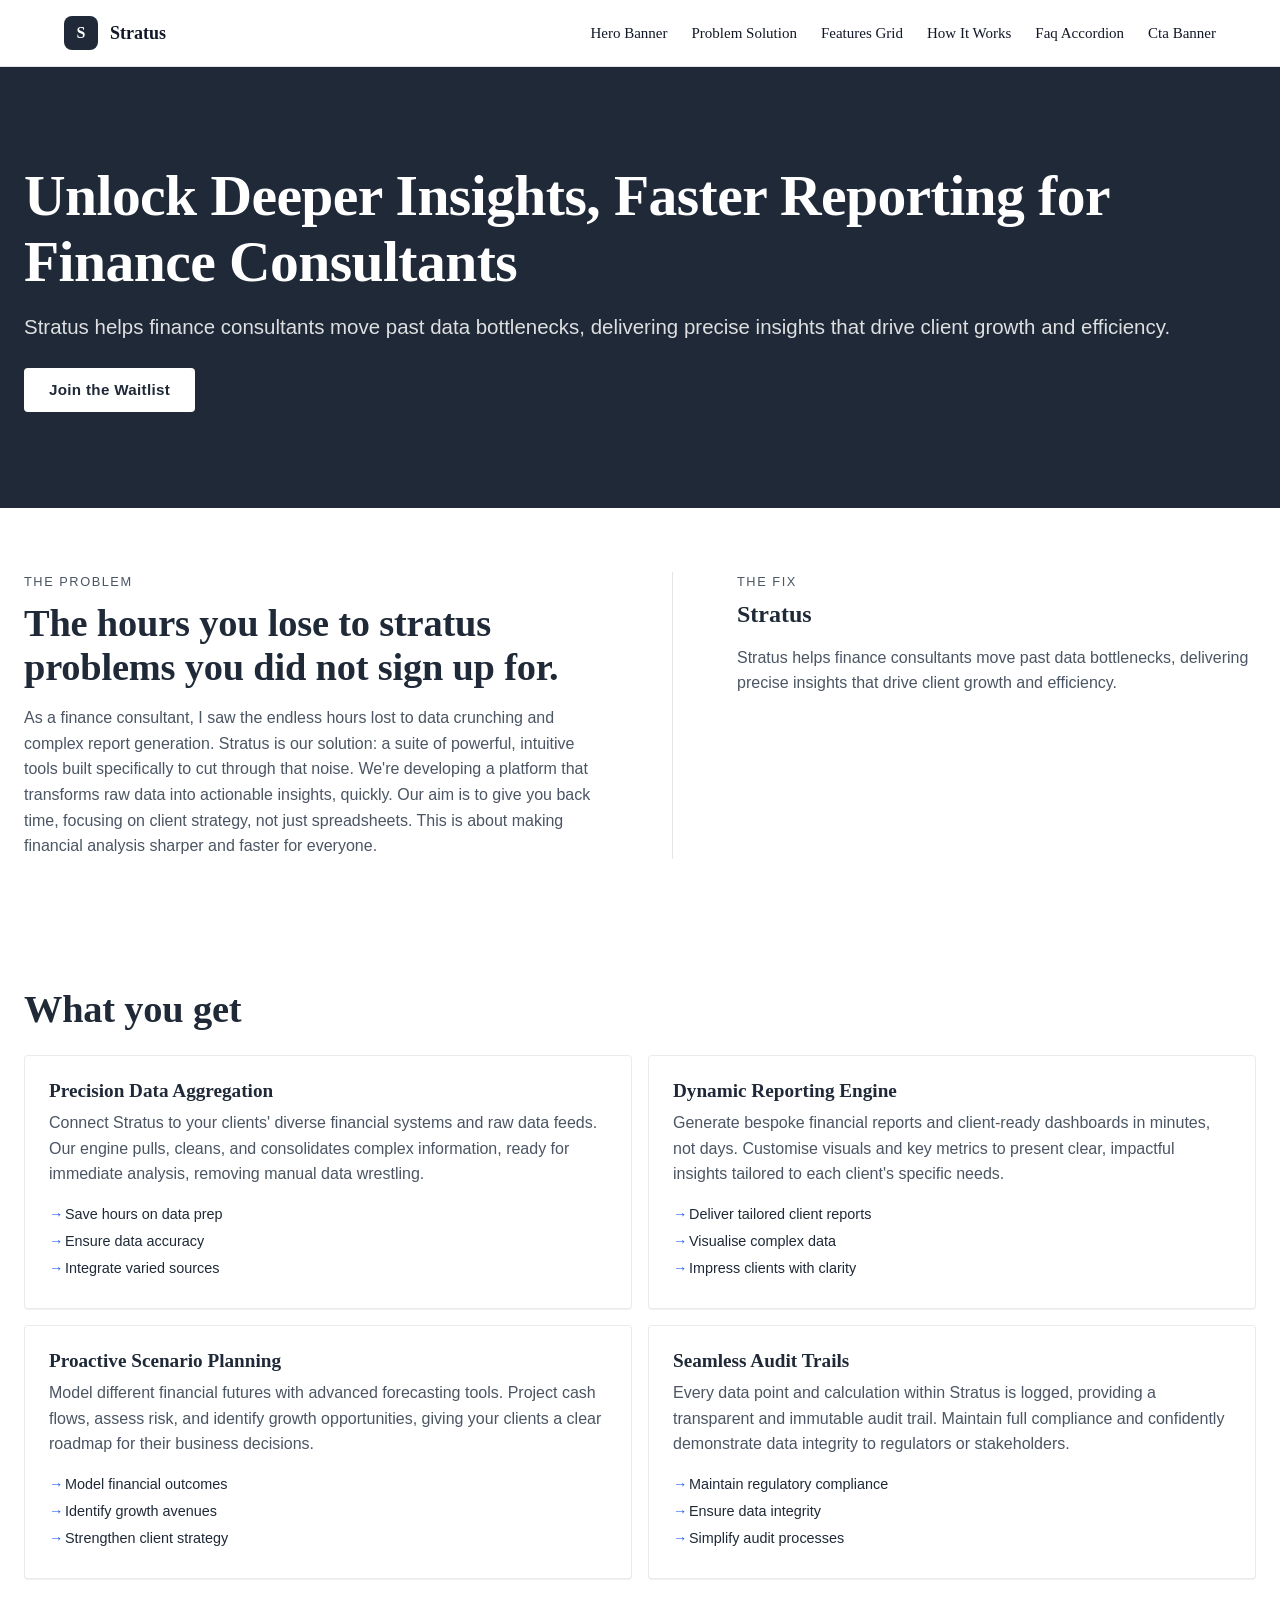
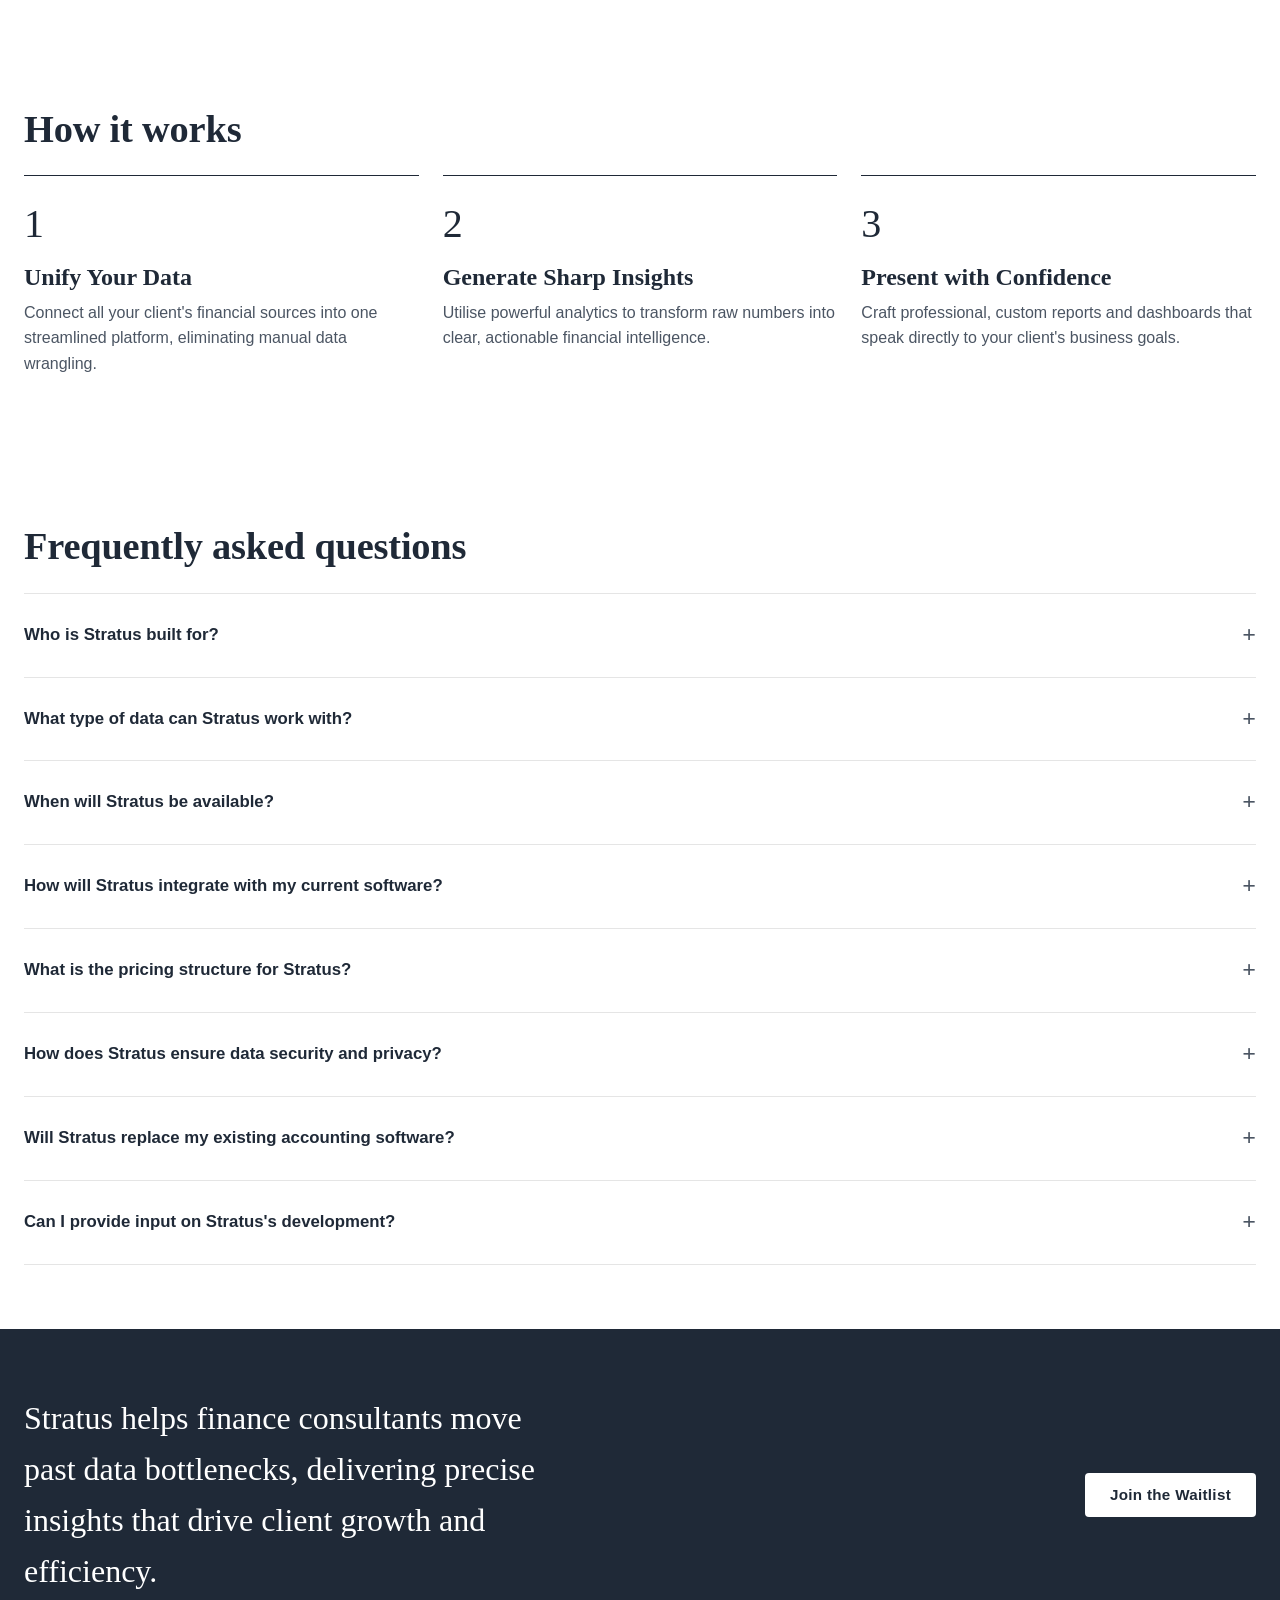
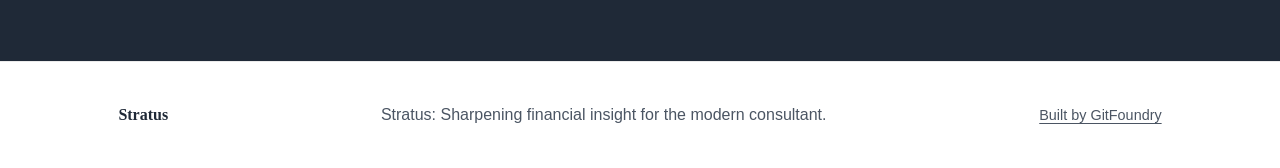
<file: index.html>
<!DOCTYPE html>
<html lang="en">
<head>
  <meta charset="UTF-8">
  <meta name="viewport" content="width=device-width, initial-scale=1.0">
  <title>Stratus — Unlock Deeper Insights, Faster Reporting for Finance Consultants</title>
  <meta name="description" content="Stratus offers powerful fintech tools for UK finance consultants. Join the waitlist for early access to precision data analysis, dynamic reporting, and proactive scenario planning.">
  <link rel="icon" href="favicon.svg" type="image/svg+xml">
  <link href="https://api.fontshare.com/v2/css?f[]=clash-display@400,600&f[]=switzer@400,500&display=swap" rel="stylesheet">
  <link rel="stylesheet" href="styles.css">
  <noscript><style>
  .menu-toggle { display: none !important; }
  </style></noscript>
  <meta property="og:title" content="Stratus">
  <meta property="og:description" content="Stratus offers powerful fintech tools for UK finance consultants. Join the waitlist for early access to precision data analysis, dynamic reporting, and proactive scenario planning.">
  <meta property="og:image" content="og-image.png">
  <meta property="og:url" content="index.html">
  <meta property="og:type" content="website">
  <meta name="twitter:card" content="summary_large_image">
</head>
<body>
<a class="skip-link" href="#main">Skip to content</a>
<header class="site-header" data-mobile-nav-open="false">
  <div class="site-header__inner">
    <a class="brand" href="index.html">
      <span class="brand__mark" aria-hidden="true">S</span>
      <span class="brand__wordmark">Stratus</span>
    </a>
    <button type="button" class="menu-toggle" data-mobile-nav-toggle aria-controls="primary-nav" aria-expanded="false" aria-label="Toggle navigation">
      <span class="menu-toggle__bar" aria-hidden="true"></span>
      <span class="menu-toggle__bar" aria-hidden="true"></span>
      <span class="menu-toggle__bar" aria-hidden="true"></span>
    </button>
    <nav class="primary-nav" id="primary-nav" aria-label="Primary">
      <a href="#hero-banner">Hero Banner</a>
      <a href="#problem-solution">Problem Solution</a>
      <a href="#features-grid">Features Grid</a>
      <a href="#how-it-works">How It Works</a>
      <a href="#faq-accordion">Faq Accordion</a>
      <a href="#cta-banner">Cta Banner</a>
    </nav>
  </div>
</header>

<main id="main">
<section class="hero-banner">
  <div class="container hero-banner__inner">
    <h1 class="hero-banner__headline">Unlock Deeper Insights, Faster Reporting for Finance Consultants</h1>
    <p class="hero-banner__sub">Stratus helps finance consultants move past data bottlenecks, delivering precise insights that drive client growth and efficiency.</p>
    <a href="#contact" class="btn btn--primary">Join the Waitlist</a>
  </div>
</section>
<section class="problem-solution">
  <div class="container problem-solution__inner">
    <div class="problem-solution__problem">
      <p class="problem-solution__label">The problem</p>
      <h2 class="problem-solution__headline">The hours you lose to stratus problems you did not sign up for.</h2>
      <p class="problem-solution__body">As a finance consultant, I saw the endless hours lost to data crunching and complex report generation. Stratus is our solution: a suite of powerful, intuitive tools built specifically to cut through that noise. We're developing a platform that transforms raw data into actionable insights, quickly. Our aim is to give you back time, focusing on client strategy, not just spreadsheets. This is about making financial analysis sharper and faster for everyone.</p>
    </div>
    <div class="problem-solution__answer">
      <p class="problem-solution__label">The fix</p>
      <h3 class="problem-solution__product">Stratus</h3>
      <p class="problem-solution__body">Stratus helps finance consultants move past data bottlenecks, delivering precise insights that drive client growth and efficiency.</p>
    </div>
  </div>
</section>
<section class="features-grid">
  <div class="container">
    <h2 class="features-grid__title">What you get</h2>
    <div class="features-grid__cards">
      <article class="feature-card">
        <h3 class="feature-card__title">Precision Data Aggregation</h3>
        <p class="feature-card__desc">Connect Stratus to your clients' diverse financial systems and raw data feeds. Our engine pulls, cleans, and consolidates complex information, ready for immediate analysis, removing manual data wrestling.</p>
        <ul class="feature-card__bullets"><li>Save hours on data prep</li><li>Ensure data accuracy</li><li>Integrate varied sources</li></ul>
      </article>
      <article class="feature-card">
        <h3 class="feature-card__title">Dynamic Reporting Engine</h3>
        <p class="feature-card__desc">Generate bespoke financial reports and client-ready dashboards in minutes, not days. Customise visuals and key metrics to present clear, impactful insights tailored to each client's specific needs.</p>
        <ul class="feature-card__bullets"><li>Deliver tailored client reports</li><li>Visualise complex data</li><li>Impress clients with clarity</li></ul>
      </article>
      <article class="feature-card">
        <h3 class="feature-card__title">Proactive Scenario Planning</h3>
        <p class="feature-card__desc">Model different financial futures with advanced forecasting tools. Project cash flows, assess risk, and identify growth opportunities, giving your clients a clear roadmap for their business decisions.</p>
        <ul class="feature-card__bullets"><li>Model financial outcomes</li><li>Identify growth avenues</li><li>Strengthen client strategy</li></ul>
      </article>
      <article class="feature-card">
        <h3 class="feature-card__title">Seamless Audit Trails</h3>
        <p class="feature-card__desc">Every data point and calculation within Stratus is logged, providing a transparent and immutable audit trail. Maintain full compliance and confidently demonstrate data integrity to regulators or stakeholders.</p>
        <ul class="feature-card__bullets"><li>Maintain regulatory compliance</li><li>Ensure data integrity</li><li>Simplify audit processes</li></ul>
      </article>
    </div>
  </div>
</section>
<section class="how-it-works">
  <div class="container">
    <h2 class="how-it-works__title">How it works</h2>
    <ol class="how-it-works__steps">
      <li class="how-step">
        <span class="how-step__num" aria-hidden="true">1</span>
        <h3 class="how-step__heading">Unify Your Data</h3>
        <p class="how-step__desc">Connect all your client's financial sources into one streamlined platform, eliminating manual data wrangling.</p>
      </li>
      <li class="how-step">
        <span class="how-step__num" aria-hidden="true">2</span>
        <h3 class="how-step__heading">Generate Sharp Insights</h3>
        <p class="how-step__desc">Utilise powerful analytics to transform raw numbers into clear, actionable financial intelligence.</p>
      </li>
      <li class="how-step">
        <span class="how-step__num" aria-hidden="true">3</span>
        <h3 class="how-step__heading">Present with Confidence</h3>
        <p class="how-step__desc">Craft professional, custom reports and dashboards that speak directly to your client's business goals.</p>
      </li>
    </ol>
  </div>
</section>
<section class="faq-accordion">
  <div class="container">
    <h2 class="faq-accordion__title">Frequently asked questions</h2>
    <div class="faq-accordion__list">
      <details class="faq-item">
        <summary class="faq-item__question">Who is Stratus built for?</summary>
        <div class="faq-item__answer"><p>Stratus is designed for finance consultants, financial analysts, and accounting professionals who need powerful tools to manage, analyse, and report on complex financial data for their clients.</p></div>
      </details>
      <details class="faq-item">
        <summary class="faq-item__question">What type of data can Stratus work with?</summary>
        <div class="faq-item__answer"><p>Stratus is being engineered to ingest raw data from a wide range of sources, including accounting software exports, ERP systems, spreadsheets, and various financial databases.</p></div>
      </details>
      <details class="faq-item">
        <summary class="faq-item__question">When will Stratus be available?</summary>
        <div class="faq-item__answer"><p>We are currently in active development. Join our waitlist to be among the first to receive updates and gain early access when Stratus launches.</p></div>
      </details>
      <details class="faq-item">
        <summary class="faq-item__question">How will Stratus integrate with my current software?</summary>
        <div class="faq-item__answer"><p>We are building Stratus with flexible integration points. Our goal is to connect seamlessly with common financial platforms and provide robust API options for custom needs.</p></div>
      </details>
      <details class="faq-item">
        <summary class="faq-item__question">What is the pricing structure for Stratus?</summary>
        <div class="faq-item__answer"><p>Pricing models are still under review. We are exploring options that offer flexibility and value for finance professionals, from sole practitioners to larger firms.</p></div>
      </details>
      <details class="faq-item">
        <summary class="faq-item__question">How does Stratus ensure data security and privacy?</summary>
        <div class="faq-item__answer"><p>Data security is fundamental to Stratus. We are implementing industry-leading encryption, access controls, and compliance standards to protect all client data.</p></div>
      </details>
      <details class="faq-item">
        <summary class="faq-item__question">Will Stratus replace my existing accounting software?</summary>
        <div class="faq-item__answer"><p>Stratus is not intended to replace core accounting software. It's designed to enhance your capabilities, sitting alongside your existing tools to provide deeper analysis and reporting.</p></div>
      </details>
      <details class="faq-item">
        <summary class="faq-item__question">Can I provide input on Stratus's development?</summary>
        <div class="faq-item__answer"><p>Absolutely. We value direct feedback from finance professionals. Join our waitlist, and we'll share opportunities for early users to influence future features and development.</p></div>
      </details>
    </div>
  </div>
</section>
<section class="cta-banner">
  <div class="container cta-banner__inner">
    <p class="cta-banner__hook">Stratus helps finance consultants move past data bottlenecks, delivering precise insights that drive client growth and efficiency.</p>
    <a href="#contact" class="btn btn--primary">Join the Waitlist</a>
  </div>
</section>
</main>
<footer class="site-footer">
  <div class="container site-footer__inner">
    <p class="site-footer__brand">Stratus</p>
    <p class="site-footer__tagline">Stratus: Sharpening financial insight for the modern consultant.</p>
    <p class="site-footer__built"><a href="https://gitfoundry.co.uk">Built by GitFoundry</a></p>
  </div>
</footer>
  <script src="mobile-nav.js" defer></script>
</body>
</html>
</file>
<file: styles.css>
/* === precise-marketplace deterministic skin stylesheet === */
/* Owned by code (lib/skin-templates.mjs). The model does not write this file. */

:root {
  --color-primary: #1f2937;
  --color-secondary: #4b5563;
  --color-accent: #2563eb;
  --color-bg: #ffffff;
  --color-text: #111827;
  --font-display: "Clash Display", Georgia, "Times New Roman", serif;
  --font-body: "Switzer", -apple-system, BlinkMacSystemFont, "Segoe UI", Roboto, Helvetica, Arial, sans-serif;
  --radius: 4px;
  --shadow: 0 1px 0 rgba(17,24,39,0.06);
  --max-width: 80rem;
  --space-1: 0.5rem;
  --space-2: 1rem;
  --space-3: 1.5rem;
  --space-4: 2.5rem;
  --space-5: 4rem;
  --space-6: 6rem;
}

* { box-sizing: border-box; }
html { -webkit-text-size-adjust: 100%; }
body {
  margin: 0;
  background: var(--color-bg);
  color: var(--color-text);
  font-family: var(--font-body);
  font-size: 1rem;
  line-height: 1.6;
  -webkit-font-smoothing: antialiased;
  /* No overflow guard here on purpose. overflow-x:hidden on body clips every
     absolutely-positioned descendant, which the detector reports as
     clipped-overflow-container, and it hides real layout bugs rather than
     fixing them. The browser-quality gate now measures document overflow at
     five widths from phone to widescreen and fails the build if any child
     actually pushes the viewport wider. That is evidence; the guard was only
     a blindfold. See verify-browser-quality.mjs for the width list.
     2026-08-12 — kept when the type scale was reverted to main at Azhar's
     call; this one is a gate decision, not a visual one. */
}
img { max-width: 100%; height: auto; display: block; }
a { color: var(--color-primary); text-decoration: underline; text-underline-offset: 3px; }
a:hover, a:focus { color: var(--color-accent); }
:focus-visible { outline: 2px solid var(--color-accent); outline-offset: 2px; }
h1, h2, h3, h4 { font-family: var(--font-display); font-weight: 600; line-height: 1.15; color: var(--color-primary); margin: 0 0 var(--space-2); }
h1 { font-size: clamp(2rem, 4.5vw, 3.75rem); letter-spacing: -0.01em; font-weight: 800; }
h2 { font-size: clamp(1.75rem, 3vw, 2.5rem); letter-spacing: -0.005em; }
h3 { font-size: clamp(1.25rem, 2vw, 1.5rem); }
p { margin: 0 0 var(--space-2); }
ul, ol { padding-left: 1.25rem; }
li { margin-bottom: 0.25rem; }
hr { border: 0; border-top: 1px solid var(--color-primary); opacity: 0.1; margin: var(--space-4) 0; }

.container { width: 100%; max-width: var(--max-width); margin: 0 auto; padding: 0 var(--space-3); }

.btn {
  display: inline-block;
  min-height: 2.75rem;
  padding: 0.75rem 1.5rem;
  font-family: var(--font-body);
  font-size: 0.95rem;
  font-weight: 600;
  line-height: 1.2;
  letter-spacing: 0.02em;
  text-decoration: none;
  border: 1px solid transparent;
  border-radius: var(--radius);
  cursor: pointer;
  transition: transform 0.15s ease, background-color 0.15s ease, color 0.15s ease;
}
.btn--primary { background: var(--color-primary); color: var(--color-bg); }
.btn--primary:hover, .btn--primary:focus { background: var(--color-accent); color: var(--color-bg); }
.btn--ghost { background: transparent; color: var(--color-primary); border-color: var(--color-primary); }
.btn--ghost:hover, .btn--ghost:focus { background: var(--color-primary); color: var(--color-bg); }

.form-field { margin-bottom: var(--space-2); }
.form-label { display: block; font-size: 0.9rem; font-weight: 500; margin-bottom: 0.25rem; color: var(--color-primary); }
.form-input, .form-textarea {
  width: 100%;
  padding: 0.6rem 0.75rem;
  font-family: var(--font-body);
  font-size: 1rem;
  background: var(--color-bg);
  color: var(--color-text);
  border: 1px solid var(--color-primary);
  border-radius: var(--radius);
}
.form-textarea { min-height: 6rem; resize: vertical; }

/* ── Hero sections ──────────────────────────────────────────────────── */
.hero-centered { padding: var(--space-6) 0 var(--space-5); overflow: hidden; }
.hero-centered__inner {
  display: grid;
  grid-template-columns: 1fr;
  gap: var(--space-4);
  text-align: left;
  align-items: start;
}
@media (min-width: 900px) {
  .hero-centered__inner { grid-template-columns: minmax(0, 1.4fr) minmax(0, 1fr); gap: var(--space-5); }
}
.hero-centered__copy { min-width: 0; }
.hero-centered__kicker {
  font-family: var(--font-body);
  font-size: 0.85rem;
  text-transform: uppercase;
  letter-spacing: 0.12em;
  color: var(--color-secondary);
  margin: 0 0 var(--space-2);
}
.hero-centered__headline { margin: 0 0 var(--space-2); line-height: 1.08; max-width: 24ch; }
.hero-centered__sub {
  font-size: clamp(1.1rem, 1.6vw, 1.4rem);
  color: var(--color-secondary);
  max-width: 36rem;
  margin: 0 0 var(--space-3);
}
.hero-centered__ctas { display: flex; flex-wrap: wrap; gap: var(--space-2); align-items: center; }
/* 2026-08-09 — Nimbus editorial exemplar. The approved preview pairs the
   primary button with a secondary text link (not a ghost button) so the
   hero reads as one deliberate call-to-action + a quieter escape route.
   The arrow is a literal Unicode right-arrow emitted by the renderer,
   not a font glyph or remote SVG. The link picks up the skin's text
   colour (no fill, no border) so it cannot be confused with a button. */
.hero-centered__text-link {
  display: inline-flex;
  align-items: center;
  gap: 0.4rem;
  font-family: var(--font-body);
  font-size: 0.95rem;
  font-weight: 500;
  color: var(--color-primary);
  text-decoration: underline;
  text-underline-offset: 4px;
}
.hero-centered__text-link:hover, .hero-centered__text-link:focus { color: var(--color-accent); }

/* ── Hero note (editorial dark card, sits in the right column) ─────── */
.hero-note {
  max-width: 24rem;
  min-width: 0;
  padding: var(--space-3);
  background: var(--color-primary);
  color: var(--color-bg);
  box-shadow: 0.6rem 0.6rem 0 var(--color-accent);
}
.hero-note__label, .hero-note__signoff {
  color: var(--color-bg);
  opacity: 0.6;
  font-size: 0.72rem;
  font-weight: 600;
  letter-spacing: 0.12em;
  text-transform: uppercase;
  margin: 0;
}
.hero-note__title {
  font-family: var(--font-display);
  font-weight: 800;
  font-size: clamp(1.5rem, 2.5vw, 2rem);
  line-height: 1.1;
  margin: var(--space-2) 0 var(--space-2);
  max-width: 14ch;
  color: var(--color-bg);
}
.hero-note__rule {
  width: 3rem;
  border-top: 1px solid var(--color-accent);
  margin: 0 0 var(--space-2);
}
.hero-note__body {
  color: var(--color-bg);
  opacity: 0.78;
  margin: 0;
  max-width: 24ch;
  font-size: 0.95rem;
  line-height: 1.5;
}
.hero-note__signoff { margin-top: var(--space-3); }

.hero-split { padding: var(--space-5) 0; }
.hero-split__inner { display: grid; grid-template-columns: 1fr; gap: var(--space-4); align-items: center; }
@media (min-width: 900px) {
  .hero-split__inner { grid-template-columns: minmax(0, 1.2fr) minmax(0, 1fr); gap: var(--space-5); }
}
.hero-split__text { max-width: 36rem; }
.hero-split__kicker {
  font-family: var(--font-body);
  font-size: 0.85rem;
  text-transform: uppercase;
  letter-spacing: 0.12em;
  color: var(--color-secondary);
  margin: 0 0 var(--space-2);
}
.hero-split__headline { margin: 0 0 var(--space-2); line-height: 1.1; max-width: 22ch; }
.hero-split__sub { font-size: clamp(1.1rem, 1.6vw, 1.4rem); color: var(--color-secondary); margin: 0 0 var(--space-3); }
.hero-split__ctas { display: flex; flex-wrap: wrap; gap: var(--space-2); }
.hero-split__image img { width: 100%; height: auto; aspect-ratio: 3 / 2; object-fit: cover; }

.hero-banner {
  padding: var(--space-6) 0;
  background: var(--color-primary);
  color: var(--color-bg);
}
.hero-banner__inner { max-width: 48rem; }
.hero-banner__kicker {
  font-family: var(--font-body);
  font-size: 0.85rem;
  text-transform: uppercase;
  letter-spacing: 0.12em;
  color: var(--color-bg);
  opacity: 0.7;
  margin: 0 0 var(--space-2);
}
.hero-banner__headline { color: var(--color-bg); margin: 0 0 var(--space-2); }
.hero-banner__sub { font-size: clamp(1.1rem, 1.6vw, 1.4rem); color: var(--color-bg); opacity: 0.85; margin: 0 0 var(--space-3); }
.hero-banner .btn--primary { background: var(--color-bg); color: var(--color-primary); }
.hero-banner .btn--primary:hover, .hero-banner .btn--primary:focus { background: var(--color-accent); color: var(--color-bg); }

/* ── Features list (editorial: numbered, single column) ─────────────── */
.features-list { padding: var(--space-5) 0; border-top: 1px solid var(--color-primary); border-top-color: rgba(0,0,0,0.06); }
.features-list__title { margin: 0 0 var(--space-3); }
.features-list__items { list-style: none; padding: 0; margin: 0; }
.features-list__item {
  display: grid;
  grid-template-columns: 4rem 1fr;
  gap: var(--space-2);
  padding: var(--space-3) 0;
  border-top: 1px solid rgba(0,0,0,0.08);
  align-items: start;
}
.features-list__item:first-child { border-top: 0; padding-top: 0; }
.features-list__item:last-child { border-bottom: 1px solid rgba(0,0,0,0.08); }
.features-list__num { font-family: var(--font-display); font-size: 1.25rem; color: var(--color-secondary); letter-spacing: 0.04em; }
.features-list__body { min-width: 0; }
.features-list__name { margin: 0 0 0.25rem; }
.features-list__desc { margin: 0 0 0.5rem; color: var(--color-secondary); }
.features-list__bullets { list-style: none; padding: 0; margin: 0; display: flex; flex-wrap: wrap; gap: 0.5rem 1rem; }
.features-list__bullets li { font-size: 0.9rem; color: var(--color-primary); margin: 0; }
.features-list__bullets li::before { content: "— "; color: var(--color-secondary); }

/* ── Features grid (calm: cards with subtle radius and shadow) ──────── */
.features-grid { padding: var(--space-5) 0; }
.features-grid__title { margin: 0 0 var(--space-3); }
.features-grid__cards { display: grid; grid-template-columns: 1fr; gap: var(--space-2); }
@media (min-width: 600px) { .features-grid__cards { grid-template-columns: repeat(2, 1fr); } }
@media (min-width: 900px) { .features-grid__cards { grid-template-columns: repeat(2, 1fr); } }
.feature-card {
  padding: var(--space-3);
  background: var(--color-bg);
  border: 1px solid rgba(0,0,0,0.08);
  border-radius: var(--radius);
  box-shadow: var(--shadow);
}
.feature-card__title { margin: 0 0 0.5rem; font-size: 1.2rem; }
.feature-card__desc { margin: 0 0 var(--space-2); color: var(--color-secondary); }
.feature-card__bullets { list-style: none; padding: 0; margin: 0; }
.feature-card__bullets li { font-size: 0.9rem; padding-left: 1rem; position: relative; margin-bottom: 0.25rem; color: var(--color-primary); }
.feature-card__bullets li::before { content: "→"; position: absolute; left: 0; color: var(--color-accent); }

/* ── Problem / solution (two-column) ───────────────────────────────── */
.problem-solution { padding: var(--space-5) 0; }
.problem-solution__inner { display: grid; grid-template-columns: 1fr; gap: var(--space-4); }
@media (min-width: 900px) { .problem-solution__inner { grid-template-columns: 1fr 1fr; gap: var(--space-5); } }
@media (min-width: 900px) { .problem-solution__answer { border-left: 1px solid rgba(0,0,0,0.1); padding-left: var(--space-5); } }
.problem-solution__problem, .problem-solution__answer { min-width: 0; }
.problem-solution__label {
  font-family: var(--font-body);
  font-size: 0.8rem;
  text-transform: uppercase;
  letter-spacing: 0.12em;
  color: var(--color-secondary);
  margin: 0 0 var(--space-1);
}
.problem-solution__headline { margin: 0 0 var(--space-2); }
.problem-solution__product { margin: 0 0 var(--space-2); }
.problem-solution__body { color: var(--color-secondary); margin: 0; }

/* ── Founder story (asymmetric two-column, image-left) ──────────────── */
.founder-story { padding: var(--space-5) 0; border-top: 1px solid rgba(0,0,0,0.06); }
.founder-story__inner { display: grid; grid-template-columns: 1fr; gap: var(--space-3); }
/* 2026-08-09 — Nimbus editorial exemplar. The approved preview is
   image-LEFT, text-RIGHT. The image column is slightly narrower
   (0.9fr) than the text column (1.1fr), and the image comes FIRST in
   the markup so this grid places it on the left of the page. The
   text block always comes second. */
@media (min-width: 900px) { .founder-story__inner { grid-template-columns: 0.9fr 1.1fr; gap: var(--space-5); align-items: center; } }
.founder-story__text { min-width: 0; }
/* 2026-08-09 — Nimbus editorial exemplar. The eyebrow is the small
   uppercase label above the founder heading (e.g. "Why Nimbus
   exists"). The token-driven colour keeps it consistent with the
   rest of the skin's eyebrows. */
.founder-story__eyebrow {
  font-family: var(--font-body);
  font-size: 0.72rem;
  font-weight: 600;
  letter-spacing: 0.16em;
  text-transform: uppercase;
  color: var(--color-accent);
  margin: 0 0 var(--space-2);
}
.founder-story__title { margin: 0 0 var(--space-2); }
.founder-story__body { color: var(--color-secondary); margin: 0 0 var(--space-2); }
.founder-story__subhead { font-family: var(--font-display); font-size: 1.1rem; margin: var(--space-2) 0 0.5rem; }
.founder-story__steps { list-style: decimal; padding-left: 1.25rem; margin: 0 0 var(--space-2); }
.founder-story__steps li { margin: 0 0 0.5rem; color: var(--color-secondary); }
.founder-story__steps li strong { color: var(--color-primary); font-weight: 600; }
.founder-story__signals { list-style: none; padding: 0; margin: 0; display: flex; flex-wrap: wrap; gap: 0.5rem 1.25rem; }
.founder-story__signals li { font-family: var(--font-body); font-size: 0.95rem; color: var(--color-primary); margin: 0; padding-left: 1.25rem; position: relative; }
.founder-story__signals li::before { content: "✓"; position: absolute; left: 0; color: var(--color-accent); font-weight: 700; }
.founder-story__image img { width: 100%; max-width: 32rem; aspect-ratio: 3 / 4; object-fit: cover; border: 1px solid rgba(0,0,0,0.08); }
/* When the founder-story has no image (image slot missing or below the
   usable-image byte threshold), the section collapses to a single column
   so the text does not sit next to an empty half of the viewport. */
.founder-story--no-image .founder-story__inner { grid-template-columns: 1fr; max-width: 44rem; margin: 0 auto; }

/* ── Process steps (editorial: dark field, hairline rules) ─────────── */
.process-steps { padding: var(--space-5) 0; background: var(--color-primary); color: var(--color-bg); }
/* 2026-08-09 — Nimbus editorial exemplar. The approved preview places
   an eyebrow + heading above the three-step grid with a hairline
   divider beneath the heading. The eyebrow uses the skin accent
   token (the same one the hairline accent rule uses on the hero
   note card) so the dark field reads as one composed band, not
   three separate pieces. */
.process-steps__intro { padding-bottom: var(--space-3); border-bottom: 1px solid rgba(255, 255, 255, 0.2); margin-bottom: var(--space-3); }
.process-steps__eyebrow {
  font-family: var(--font-body);
  font-size: 0.72rem;
  font-weight: 600;
  letter-spacing: 0.16em;
  text-transform: uppercase;
  color: rgba(255, 255, 255, 0.6);
  margin: 0 0 var(--space-2);
}
.process-steps__title { margin: 0 0 var(--space-3); color: var(--color-bg); }
.process-steps__list { list-style: none; padding: 0; margin: 0; display: grid; grid-template-columns: 1fr; gap: 0; }
@media (min-width: 600px) { .process-steps__list { grid-template-columns: repeat(3, 1fr); gap: 0; } }
.process-step {
  display: grid;
  grid-template-columns: 2.5rem minmax(0, 1fr);
  gap: var(--space-2);
  padding: var(--space-3) var(--space-3) var(--space-3) 0;
  border-right: 1px solid rgba(255, 255, 255, 0.2);
  align-items: start;
}
.process-step:last-child { border-right: 0; }
.process-step + .process-step { padding-left: var(--space-3); }
.process-step__body { min-width: 0; }
.process-step__num {
  font-family: var(--font-body);
  font-size: 0.8rem;
  font-weight: 600;
  color: var(--color-accent);
  display: block;
  letter-spacing: 0.12em;
}
.process-step__heading { margin: 0 0 0.5rem; font-size: 1.25rem; letter-spacing: -0.015em; color: var(--color-bg); }
.process-step__desc { margin: 0; color: var(--color-bg); opacity: 0.68; font-size: 0.95rem; }

/* ── How it works (marketplace: tighter, 3 steps) ──────────────────── */
.how-it-works { padding: var(--space-5) 0; }
.how-it-works__title { margin: 0 0 var(--space-3); }
.how-it-works__steps { list-style: none; padding: 0; margin: 0; display: grid; grid-template-columns: 1fr; gap: var(--space-3); }
@media (min-width: 700px) { .how-it-works__steps { grid-template-columns: repeat(3, 1fr); } }
.how-step { padding: var(--space-2) 0; border-top: 1px solid var(--color-primary); }
.how-step__num { font-family: var(--font-display); font-size: 2.5rem; color: var(--color-primary); display: block; }
.how-step__heading { margin: 0.5rem 0; }
.how-step__desc { color: var(--color-secondary); margin: 0; }

/* ── FAQ accordion ─────────────────────────────────────────────────── */
.faq-accordion { padding: var(--space-5) 0; }
.faq-accordion__title { margin: 0 0 var(--space-3); }
.faq-accordion__list { display: flex; flex-direction: column; gap: 0; }
.faq-item { border-top: 1px solid rgba(0,0,0,0.1); padding: var(--space-3) 0; }
.faq-item:last-child { border-bottom: 1px solid rgba(0,0,0,0.1); }
.faq-item__question {
  font-family: var(--font-body);
  font-weight: 600;
  font-size: 1.05rem;
  cursor: pointer;
  padding: 0.25rem 2rem 0.25rem 0;
  color: var(--color-primary);
  list-style: none;
  position: relative;
  display: block;
}
.faq-item__question::-webkit-details-marker { display: none; }
.faq-item__question::after {
  content: "+";
  position: absolute;
  right: 0;
  top: 0.25rem;
  font-family: var(--font-display);
  font-size: 1.5rem;
  line-height: 1;
  color: var(--color-secondary);
  transition: transform 0.15s ease;
}
details[open] > .faq-item__question::after { content: "−"; }
.faq-item__answer { padding-top: 0.75rem; color: var(--color-secondary); }

/* ── CTA banner (the deliberate dark or coloured field) ───────────── */
.cta-banner {
  padding: var(--space-5) 0;
  background: var(--color-primary);
  color: var(--color-bg);
}
.cta-banner__inner { display: flex; flex-direction: column; align-items: flex-start; gap: var(--space-2); }
@media (min-width: 700px) { .cta-banner__inner { flex-direction: row; align-items: center; justify-content: space-between; gap: var(--space-4); } }
.cta-banner__hook { font-family: var(--font-display); font-size: clamp(1.5rem, 3vw, 2rem); color: var(--color-bg); margin: 0; max-width: 32rem; }
.cta-banner .btn--primary { background: var(--color-bg); color: var(--color-primary); }
.cta-banner .btn--primary:hover, .cta-banner .btn--primary:focus { background: var(--color-accent); color: var(--color-bg); }

/* ── Waitlist capture (editorial: dark field, real form) ───────────── */
/* 2026-08-09 — Nimbus editorial exemplar. The approved preview's
   conversion moment is a dark waitlist band with a real form
   (action=https://gitfoundry.co.uk/api/site-enquiry), not a
   button-only cta-banner. The band is composed as a two-column
   grid on desktop (intro left, form right) and stacks to a single
   column on mobile. The dark field uses the skin's primary token
   (the same field the process-steps band uses) so the page reads
   as one composed rhythm: paper → dark field → paper → dark field
   → paper, with the footer as the closing paper rule. */
.waitlist-capture { padding: var(--space-5) 0; background: var(--color-primary); color: var(--color-bg); }
.waitlist-capture__inner { display: grid; grid-template-columns: 1fr; gap: var(--space-4); align-items: end; }
@media (min-width: 700px) { .waitlist-capture__inner { grid-template-columns: 0.9fr 1.1fr; gap: var(--space-5); } }
.waitlist-capture__intro { min-width: 0; }
.waitlist-capture__eyebrow {
  font-family: var(--font-body);
  font-size: 0.72rem;
  font-weight: 600;
  letter-spacing: 0.16em;
  text-transform: uppercase;
  color: rgba(255, 255, 255, 0.6);
  margin: 0 0 var(--space-2);
}
.waitlist-capture__title {
  font-family: var(--font-display);
  font-weight: 800;
  font-size: clamp(1.75rem, 4vw, 3rem);
  letter-spacing: -0.02em;
  color: var(--color-bg);
  margin: 0;
  max-width: 12ch;
}
.waitlist-capture__form { display: flex; flex-direction: column; gap: 0.65rem; }
.waitlist-capture__label {
  font-family: var(--font-body);
  font-size: 0.85rem;
  color: rgba(255, 255, 255, 0.68);
  margin: 0;
}
.waitlist-capture__row { display: flex; gap: 0.75rem; }
.waitlist-capture__input {
  flex: 1;
  min-width: 0;
  padding: 0.85rem 1rem;
  border: 1px solid rgba(255, 255, 255, 0.35);
  background: transparent;
  color: var(--color-bg);
  font-family: var(--font-body);
  font-size: 1rem;
  border-radius: 0;
}
.waitlist-capture__input::placeholder { color: rgba(255, 255, 255, 0.5); }
.waitlist-capture__input:focus { outline: 2px solid var(--color-bg); outline-offset: 2px; }
.waitlist-capture__btn { background: var(--color-bg); color: var(--color-primary); border: 1px solid var(--color-bg); }
.waitlist-capture__btn:hover, .waitlist-capture__btn:focus { background: var(--color-accent); color: var(--color-bg); border-color: var(--color-accent); }
@media (max-width: 520px) {
  .waitlist-capture__row { flex-direction: column; }
  .waitlist-capture__btn { width: 100%; }
}

/* ── Contact block (form + info) ───────────────────────────────────── */
.contact-block { padding: var(--space-5) 0; }
.contact-block__inner { display: grid; grid-template-columns: 1fr; gap: var(--space-4); }
@media (min-width: 900px) { .contact-block__inner { grid-template-columns: 1fr 1.4fr; gap: var(--space-5); } }
.contact-block__info { min-width: 0; }
.contact-block__title { margin: 0 0 var(--space-2); }
.contact-block__about { color: var(--color-secondary); margin: 0 0 var(--space-2); }
.contact-block__promise { color: var(--color-secondary); margin: 0 0 var(--space-2); font-size: 0.95rem; }
.contact-block__email { margin: 0 0 0.5rem; }
.contact-block__hours { color: var(--color-secondary); margin: 0 0 0.5rem; }
.contact-block__signals { list-style: none; padding: 0; margin: var(--space-2) 0 0; display: flex; flex-wrap: wrap; gap: 0.5rem 1.25rem; }
.contact-block__signals li { font-size: 0.9rem; color: var(--color-primary); margin: 0; padding-left: 1.25rem; position: relative; }
.contact-block__signals li::before { content: "✓"; position: absolute; left: 0; color: var(--color-accent); font-weight: 700; }
.contact-block__form { display: flex; flex-direction: column; gap: var(--space-2); }

/* ── Footer (canonical) ───────────────────────────────────────────── */
.site-footer { padding: var(--space-4) 0; border-top: 1px solid rgba(0,0,0,0.08); background: var(--color-bg); color: var(--color-secondary); }
.site-footer__inner { display: flex; flex-direction: column; gap: 0.5rem; }
@media (min-width: 700px) { .site-footer__inner { flex-direction: row; align-items: center; justify-content: space-between; gap: var(--space-3); } }
.site-footer__brand { font-family: var(--font-display); font-weight: 600; color: var(--color-primary); margin: 0; }
.site-footer__tagline { margin: 0; }
.site-footer__built { margin: 0; font-size: 0.9rem; }
.site-footer__built a { color: var(--color-secondary); text-decoration: underline; }

/* ── Mobile collapse (skin-specific breakpoint) ─────────────────── */
@media (max-width: 900px) {
  .hero-centered, .hero-split, .hero-banner { padding: var(--space-4) 0; }
  .container { padding: 0 var(--space-2); }
  h1 { font-size: clamp(2rem, 8vw, 2.75rem); }
  /* Editorial hero: two columns collapse to a single column on mobile so
     the note card sits below the copy rather than next to it. */
  .hero-centered__inner { grid-template-columns: 1fr; gap: var(--space-3); }
  .hero-note { max-width: 26rem; }
  /* Process steps: the desktop hairline rules (border-right on every step
     except the last) collapse into horizontal dividers on mobile. */
  .process-steps__list { grid-template-columns: 1fr; }
  .process-step, .process-step + .process-step { padding: var(--space-3) 0; border-right: 0; border-bottom: 1px solid rgba(255, 255, 255, 0.18); }
  .process-step:last-child { border-bottom: 0; padding-bottom: 0; }
}

@media (prefers-reduced-motion: reduce) {
  * { transition: none !important; animation: none !important; }
}

/* structural patches */
@media (min-width: 700px) { .features-grid__cards:has(.feature-card:nth-child(4)):not(:has(.feature-card:nth-child(5))){ grid-template-columns:repeat(2,1fr); } }
.hero-centered > p, .hero-centered__inner > p, .site-footer p, .section-heading > p { margin-inline:auto; }
section { padding-block: clamp(3rem, 6vw, 6rem); }
main, section, [class*="__inner"] { min-width: 0; max-width: 100%; }
h1, h2, h3, h4, h5, h6, p { overflow-wrap: anywhere; }

/* header-owned-by-polish-pack */
/* Polish pack owns this block. The validator checks the marker is present and
   the rule counts are unchanged. If you change it, run npm test. */
/* Skip link: off-screen until focused. ucas-0001 shipped a class-less one with
   no rule anywhere, so "Skip to content" sat on top of the header on every
   page. Owned here for the same reason the header is. */
.skip-link { position: absolute; left: -9999px; top: 0; z-index: 100; padding: 12px 20px; background: #1f2937; color: #ffffff; text-decoration: none; }
.skip-link:focus { left: 0; }
.site-header { background: #ffffff; border-bottom: 1px solid #1f293722; font-family: Switzer; position: relative; }
.site-header__inner { max-width: 1200px; margin: 0 auto; padding: 16px 24px; display: flex; align-items: center; gap: 24px; }
.brand { display: inline-flex; align-items: center; gap: 12px; text-decoration: none; color: #111827; }
.brand__mark { display: inline-grid; place-items: center; width: 34px; height: 34px; border-radius: 8px; background: #1f2937; color: #ffffff; font-family: Clash Display; font-weight: 700; font-size: 16px; letter-spacing: 0.02em; }
.brand__wordmark { font-family: Clash Display; font-weight: 600; font-size: 18px; }
.primary-nav { display: flex; gap: 24px; margin-left: auto; align-items: center; }
.primary-nav a { color: #111827; text-decoration: none; font-size: 15px; }
.primary-nav a:hover, .primary-nav a:focus { color: #2563eb; }
.menu-toggle { display: none; background: transparent; border: 0; padding: 8px; cursor: pointer; }
.menu-toggle__bar { display: block; width: 22px; height: 2px; background: #111827; margin: 4px 0; }
/* launch-minimal: brand + one link, and deliberately no burger to reveal it.
   The mobile rules below turn .primary-nav into a toggle-revealed panel, which
   on this mode would hide the only way to reach the waitlist at phone width —
   the exact failure lib/browser-quality.mjs raises as
   'launch-minimal-waitlist-invisible'. Higher specificity than the .primary-nav
   rules below, so it holds at every width regardless of source order. This is a
   reachability rule, not a styling choice; the mode's appearance is otherwise
   whatever the shared header rules above give it. */
.site-header--minimal .primary-nav { position: static; display: flex; padding: 0; border-bottom: 0; box-shadow: none; margin-left: auto; }
.site-header--minimal .menu-toggle { display: none; }
@media (max-width: 768px) {
  .menu-toggle { display: inline-block; }
  /* Mobile panel: a 1px palette-tinted border-bottom gives the menu a clear end
     on long link lists, and a palette-aware (primary-with-alpha) shadow keeps
     the popover inside the brand's own visual world instead of looking like a
     foreign element stacked on top of the page. The shadow replaces the
     hardcoded black rgba(0,0,0,0.06) the prior rule shipped, which read as a
     default browser popover on a designed page. */
  .primary-nav { position: absolute; top: 100%; left: 0; right: 0; background: #ffffff; flex-direction: column; align-items: stretch; padding: 16px 24px; gap: 12px; display: none; border-bottom: 1px solid #1f293722; box-shadow: 0 8px 24px #1f293740; }
  html[data-js="true"] .site-header[data-mobile-nav-open="false"] .primary-nav { display: none; }
  html[data-js="true"] .site-header[data-mobile-nav-open="true"] .primary-nav { display: flex; }
}
html[data-reduced-motion="true"] .site-header, html[data-reduced-motion="true"] .primary-nav { transition: none !important; }
/* end header-owned-by-polish-pack */
</file>
